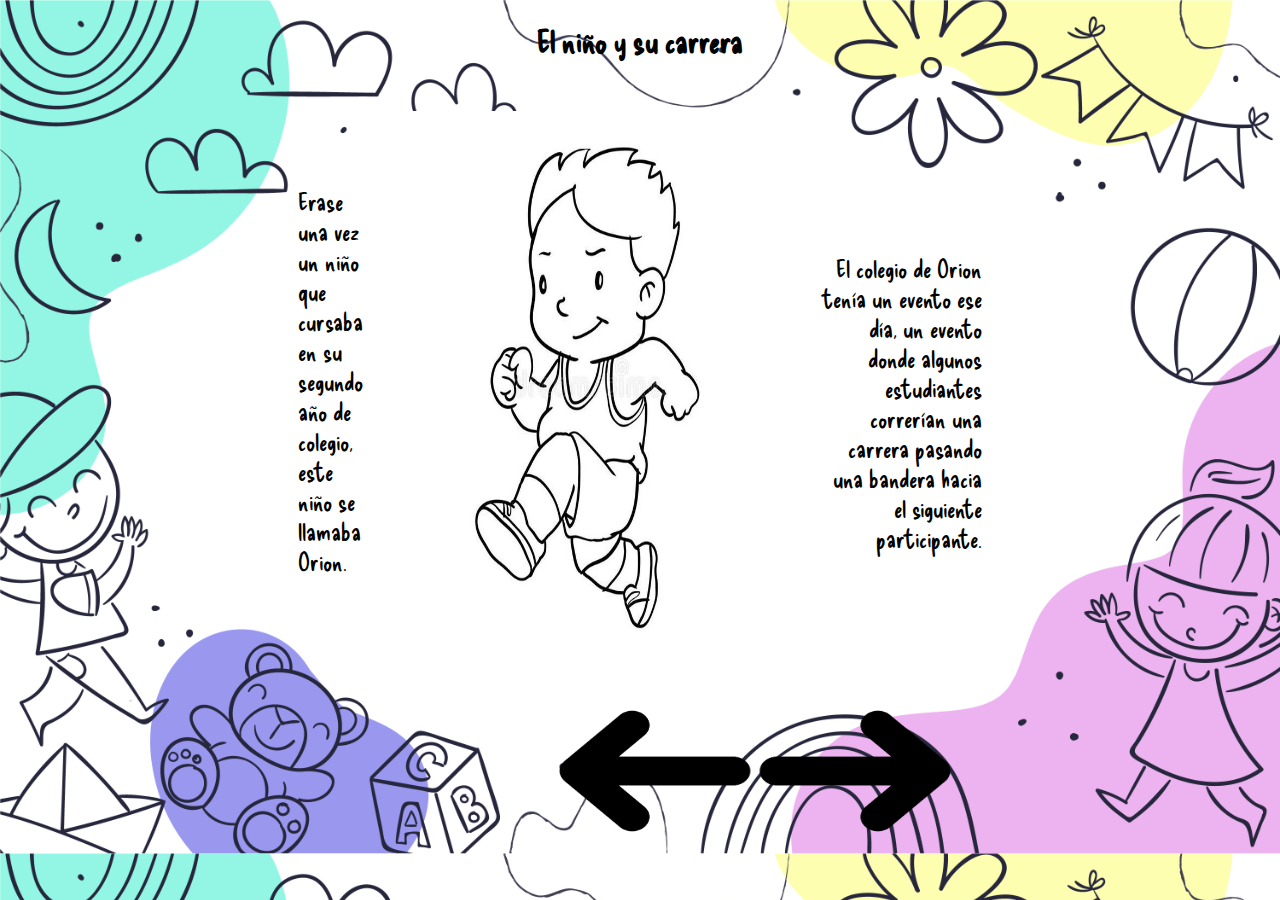
<file: index.html>
<!DOCTYPE html>
<html lang="en">
<head>
    <meta charset="UTF-8">
    <meta name="viewport" content="width=device-width, initial-scale=1.0">
    <link rel="stylesheet" href="estilos/styles_1.css">
    <title>Cuentos</title>
</head>
<body>

    <main>
        <h1>El niño y su carrera</h1>
        <div class="contenedor">
            <div class="parrafo1">
                <p> Erase una vez un niño que cursaba en su segundo año de colegio, este niño se llamaba Orion.</p>
            </div>
            <div class="imagen">

                <img src="estilos/imgs/1.jpg" alt="">

            </div>
            <div class="parrafo2">
                <p> El colegio de Orion tenía un evento ese día, un evento donde algunos estudiantes correrían una carrera pasando una bandera hacia el siguiente participante. </p>
            </div>

        </div>

        <div class="flechas">
            <div class="flecha_Izq"><a href="index.html"> <img src="estilos/imgs/flechita_anterior_pag.png" alt="ish"></a></div>
            <div class="espaciador"></div>
            <div class="flecha_Der"><a href="pagina2.html"> <img src="estilos/imgs/flechita_next_pag.png" alt="uy perro"></a></div>
        </div>
        

        




    </main>

    <!-- Maybe un footer -->
    
</body>
</html>
</file>
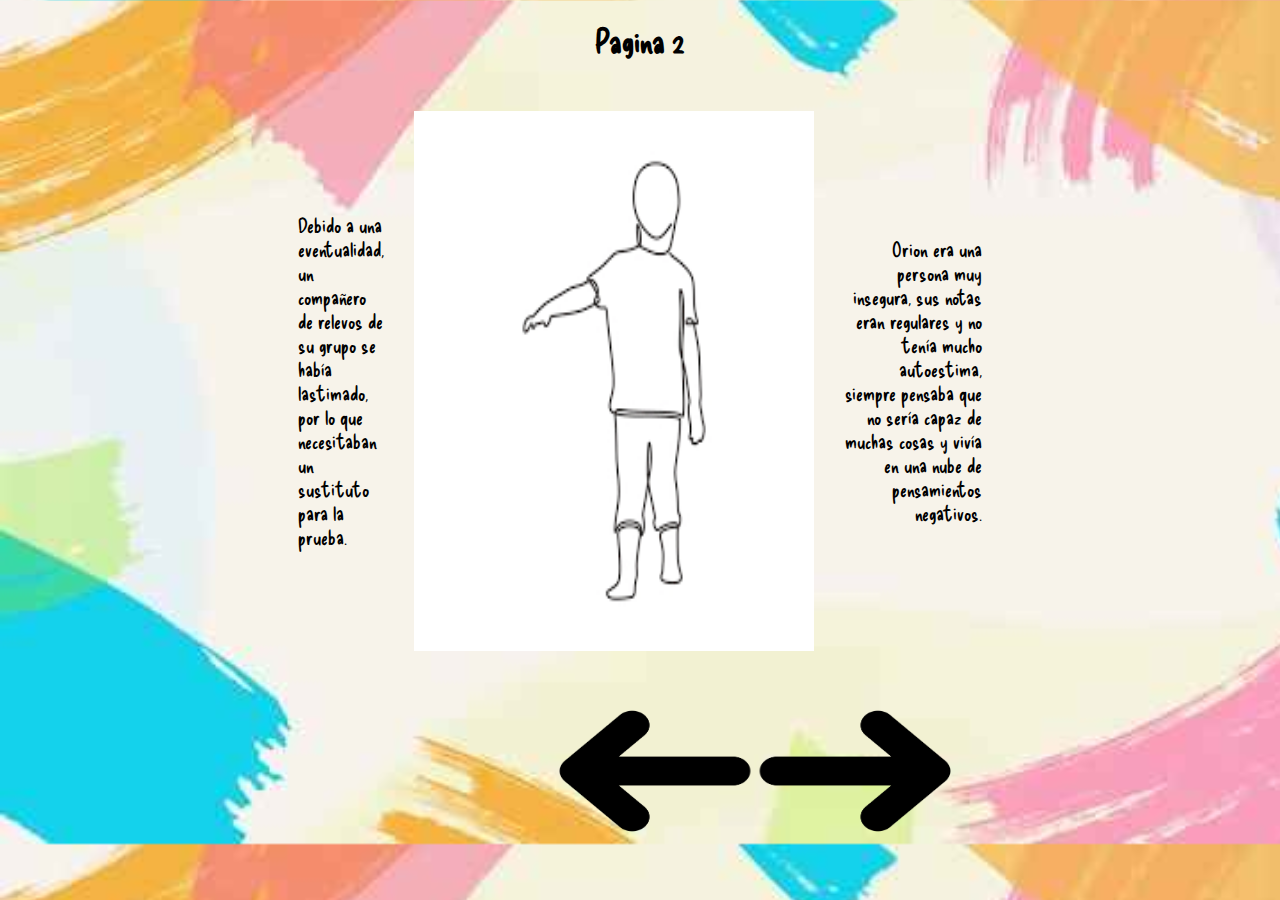
<file: pagina2.html>
<!DOCTYPE html>
<html lang="en">
<head>
    <meta charset="UTF-8">
    <meta name="viewport" content="width=device-width, initial-scale=1.0">
    <link rel="stylesheet" href="estilos/styles_3.css">
    <title>Cuentos</title>
</head>
<body>

    <main>
        <h1>Pagina 2</h1>
        <div class="contenedor">
            <div class="parrafo1">
                <p> Debido a una eventualidad, un compañero de relevos de su grupo se había lastimado, por lo que necesitaban un sustituto para la prueba.</p>
            </div>
            <div class="imagen">

                <img src="estilos/imgs/2.png" alt="">

            </div>
            <div class="parrafo2">
                <p> Orion era una persona muy insegura, sus notas eran regulares y no tenía mucho autoestima, siempre pensaba que no sería capaz de muchas cosas y vivía en una nube de pensamientos negativos.</p>
            </div>

        </div>

        <div class="flechas">
            <div class="flecha_Izq"><a href="index.html"> <img src="estilos/imgs/flechita_anterior_pag.png" alt="ish"></a></div>
            <div class="espaciador"></div>
            <div class="flecha_Der"><a href="pagina3.html"> <img src="estilos/imgs/flechita_next_pag.png" alt="uy perro"></a></div>
        </div>
        

        




    </main>

    <!-- Maybe un footer -->
    
</body>
</html>
</file>
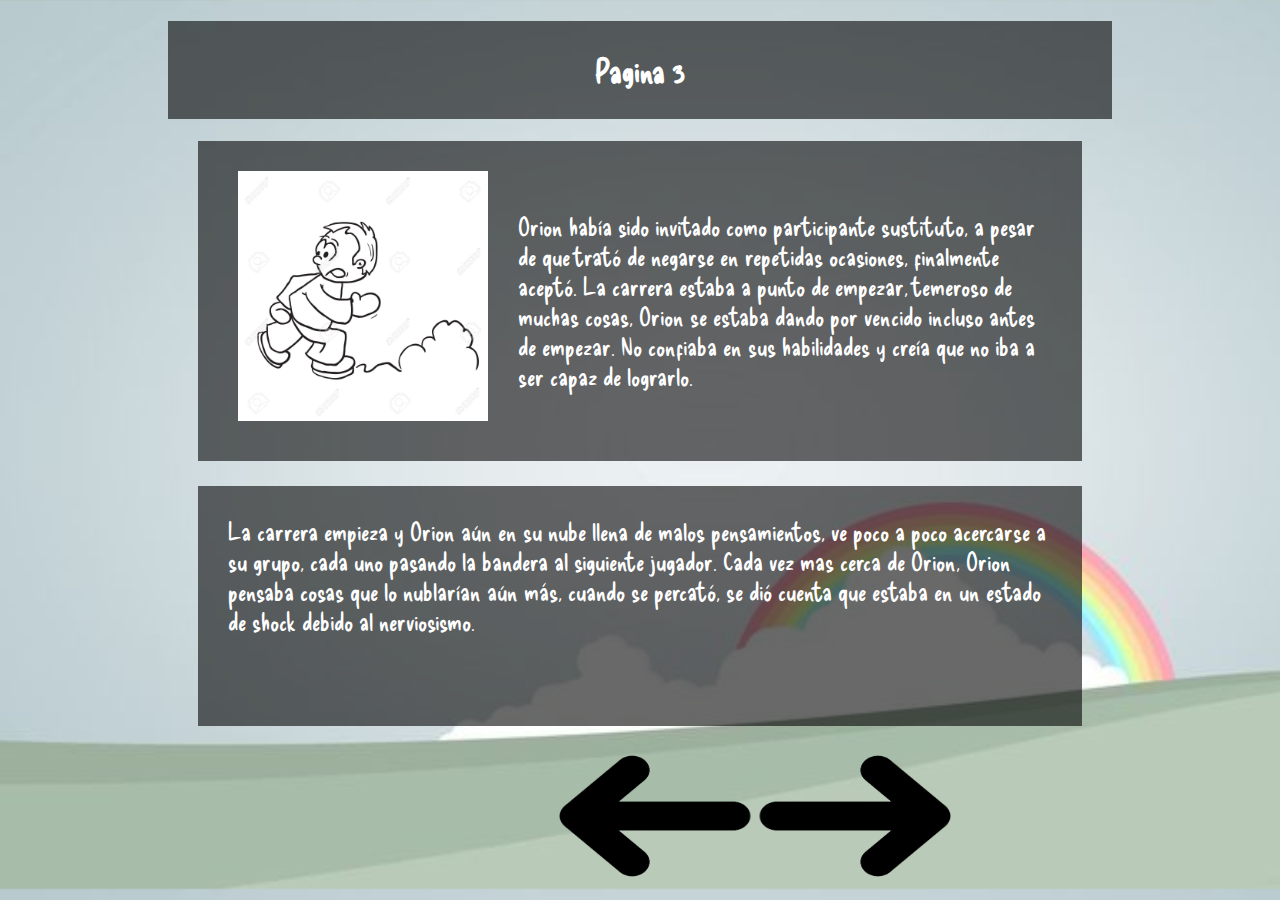
<file: pagina3.html>
<!DOCTYPE html>
<html lang="en">
<head>
    <meta charset="UTF-8">
    <meta name="viewport" content="width=device-width, initial-scale=1.0">
    <link rel="stylesheet" href="estilos/styles_2.css">
    <title>Variacion</title>
</head>
<body>
    <main>
        <h1>Pagina 3</h1>
        <div class="contenedor">
            <img src="estilos/imgs/3.jpg" alt="">
            <div class="texto">
                <p> Orion había sido invitado como participante sustituto, a pesar de que trató de negarse en repetidas ocasiones, finalmente aceptó. La carrera estaba a punto de empezar, temeroso de muchas cosas, Orion se estaba dando por vencido incluso antes de empezar. No confiaba en sus habilidades y creía que no iba a ser capaz de lograrlo. </p>
            </div>
        </div>
        <div class="texto2">
            <p> La carrera empieza y Orion aún en su nube llena de malos pensamientos, ve poco a poco acercarse a su grupo, cada uno pasando la bandera al siguiente jugador. Cada vez mas cerca de Orion, Orion pensaba cosas que lo nublarían aún más, cuando se percató, se dió cuenta que estaba en un estado de shock debido al nerviosismo. </p>

        </div>

        <div class="flechas">
            <div class="flecha_Izq"><a href="pagina2.html"> <img src="estilos/imgs/flechita_anterior_pag.png" alt="ish"></a></div>
            <div class="espaciador"></div>
            <div class="flecha_Der"><a href="pagina4.html"> <img src="estilos/imgs/flechita_next_pag.png" alt="uy perro"></a></div>
        </div>




    </main>
    
</body>
</html>
</file>
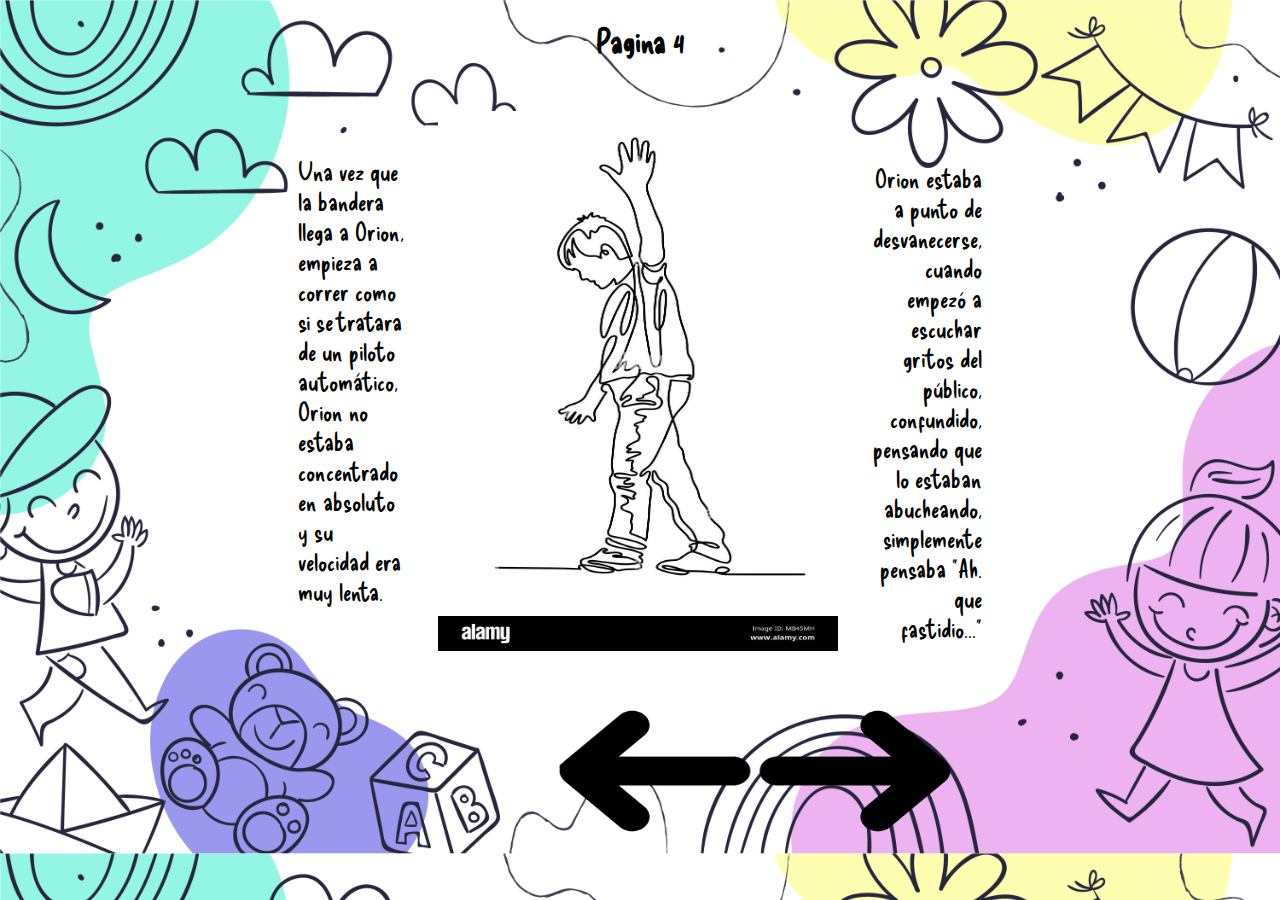
<file: pagina4.html>
<!DOCTYPE html>
<html lang="en">
<head>
    <meta charset="UTF-8">
    <meta name="viewport" content="width=device-width, initial-scale=1.0">
    <link rel="stylesheet" href="estilos/styles_1.css">
    <title>Cuentos</title>
</head>
<body>

    <main>
        <h1>Pagina 4</h1>
        <div class="contenedor">
            <div class="parrafo1">
                <p> Una vez que la bandera llega a Orion, empieza a correr como si se tratara de un piloto automático, Orion no estaba concentrado en absoluto y su velocidad era muy lenta.</p>
            </div>
            <div class="imagen">

                <img src="estilos/imgs/4.jpg" alt="">

            </div>
            <div class="parrafo2">
                <p> Orion estaba a punto de desvanecerse, cuando empezó a escuchar gritos del público, confundido, pensando que lo estaban abucheando, simplemente pensaba "Ah. que fastidio..." </p>
            </div>

        </div>

        <div class="flechas">
            <div class="flecha_Izq"><a href="pagina3.html"> <img src="estilos/imgs/flechita_anterior_pag.png" alt="ish"></a></div>
            <div class="espaciador"></div>
            <div class="flecha_Der"><a href="pagina5.html"> <img src="estilos/imgs/flechita_next_pag.png" alt="uy perro"></a></div>
        </div>
        

        




    </main>

    <!-- Maybe un footer -->
    
</body>
</html>
</file>
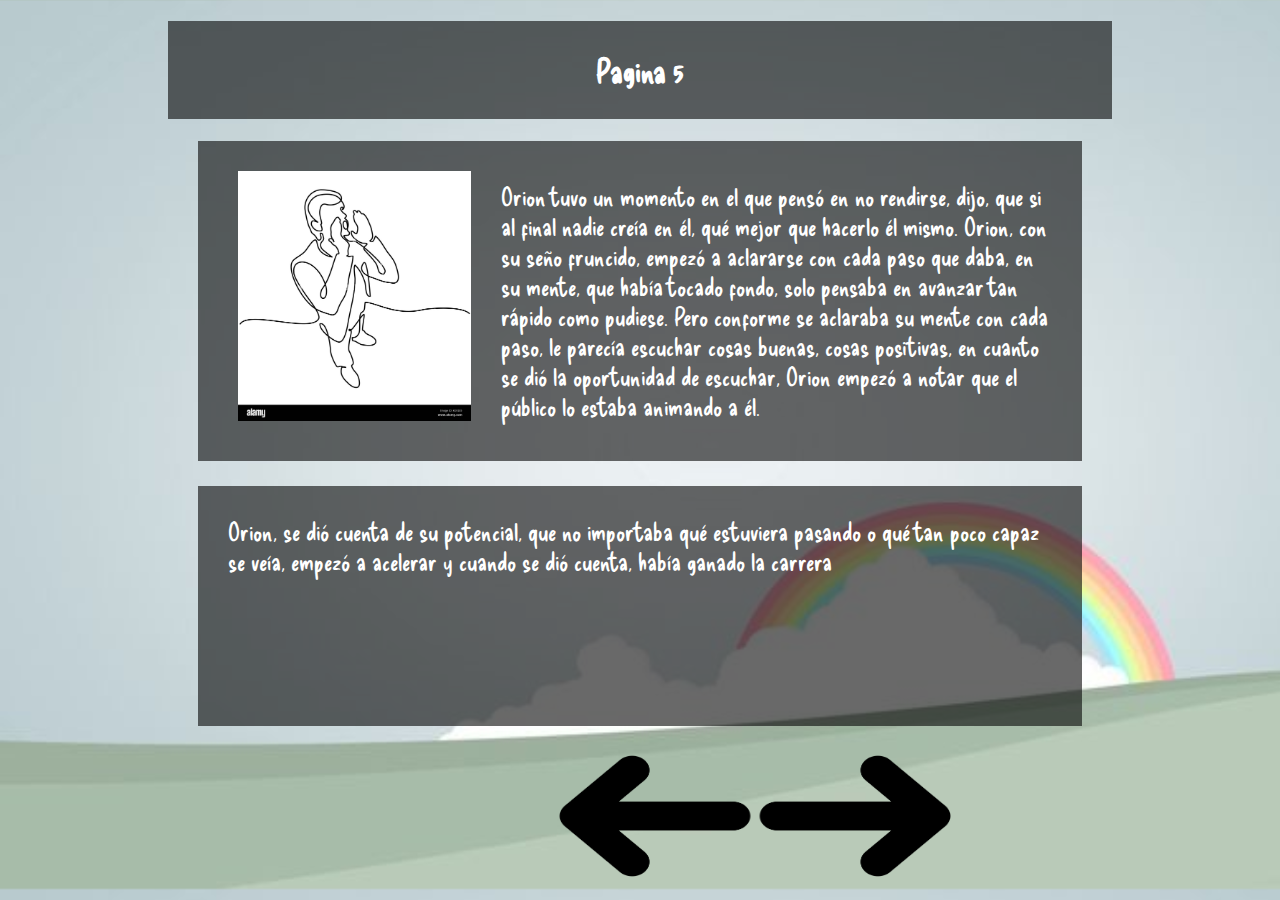
<file: pagina5.html>
<!DOCTYPE html>
<html lang="en">
<head>
    <meta charset="UTF-8">
    <meta name="viewport" content="width=device-width, initial-scale=1.0">
    <link rel="stylesheet" href="estilos/styles_2.css">
    <title>Variacion</title>
</head>
<body>
    <main>
        <h1>Pagina 5</h1>
        <div class="contenedor">
            <img src="estilos/imgs/5.jpg" alt="">
            <div class="texto">
                <p> Orion tuvo un momento en el que pensó en no rendirse, dijo, que si al final nadie creía en él, qué mejor que hacerlo él mismo. Orion, con su seño fruncido, empezó a aclararse con cada paso que daba, en su mente, que había tocado fondo, solo pensaba en avanzar tan rápido como pudiese. Pero conforme se aclaraba su mente con cada paso, le parecía escuchar cosas buenas, cosas positivas, en cuanto se dió la oportunidad de escuchar, Orion empezó a notar que el público lo estaba animando a él. </p>
            </div>
        </div>
        <div class="texto2">
            <p> Orion, se dió cuenta de su potencial, que no importaba qué estuviera pasando o qué tan poco capaz se veía, empezó a acelerar y cuando se dió cuenta, había ganado la carrera </p>

        </div>

        <div class="flechas">
            <div class="flecha_Izq"><a href="pagina4.html"> <img src="estilos/imgs/flechita_anterior_pag.png" alt="ish"></a></div>
            <div class="espaciador"></div>
            <div class="flecha_Der"><a href="pagina6.html"> <img src="estilos/imgs/flechita_next_pag.png" alt="uy perro"></a></div>
        </div>




    </main>
    
</body>
</html>
</file>
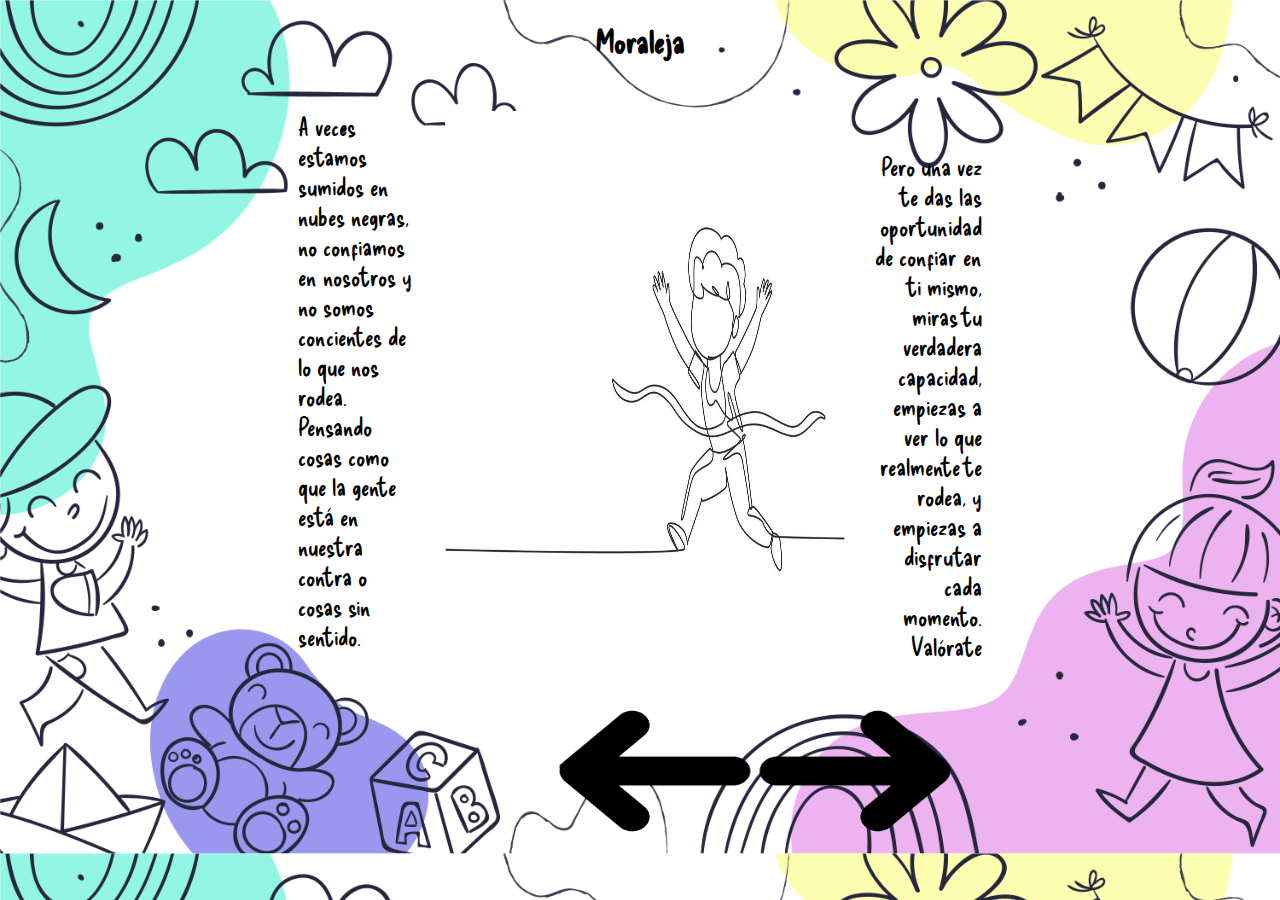
<file: pagina6.html>
<!DOCTYPE html>
<html lang="en">
<head>
    <meta charset="UTF-8">
    <meta name="viewport" content="width=device-width, initial-scale=1.0">
    <link rel="stylesheet" href="estilos/styles_1.css">
    <title>Cuentos</title>
</head>
<body>

    <main>
        <h1>Moraleja</h1>
        <div class="contenedor">
            <div class="parrafo1">
                <p> A veces estamos sumidos en nubes negras, no confiamos en nosotros y no somos concientes de lo que nos rodea. Pensando cosas como que la gente está en nuestra contra o cosas sin sentido.</p>
            </div>
            <div class="imagen">

                <img src="estilos/imgs/6.jpg" alt="">

            </div>
            <div class="parrafo2">
                <p> Pero una vez te das las oportunidad de confiar en ti mismo, miras tu verdadera capacidad, empiezas a ver lo que realmente te rodea, y empiezas a disfrutar cada momento. Valórate</p>
            </div>

        </div>

        <div class="flechas">
            <div class="flecha_Izq"><a href="pagina5.html"> <img src="estilos/imgs/flechita_anterior_pag.png" alt="ish"></a></div>
            <div class="espaciador"></div>
            <div class="flecha_Der"><a href="pagina6.html"> <img src="estilos/imgs/flechita_next_pag.png" alt="uy perro"></a></div>
        </div>
        

        




    </main>

    <!-- Maybe un footer -->
    
</body>
</html>
</file>
<file: estilos/styles_1.css>
body {
    background-image: url(imgs/6757291.jpg);
    background-size: cover;
}

.contenedor {
    height: 600px;
    width: 70%;

    background-color: transparent;

    display: flex;
    margin-left: auto;
    margin-right: auto;
    
}

main h1 {
    text-align: center;
    font-family: 'HandDraw';
}

@font-face {
    font-family: 'HandDraw';
    src: url(fonts/Delicious_Handrawn/DeliciousHandrawn-Regular.ttf);
}



.imagen {
    height: 100%;
    width: 800px;
    margin-top: auto;
    margin-bottom: auto;

    padding-left: 30px;
    padding-right: 30px;
}

.imagen img {
    height: 90%;
    width: 400px;
    margin-top: 30px;
}


.parrafo1 p {
    text-align: left; 
    float: left;
    font-size: 20px;
    margin-left: 100px;
    font-family: 'HandDraw';
    font-size: 25px;
}

.parrafo2 p {
    text-align: right; 
    float: right;
    font-size: 25px;
    margin-right: 100px;
    margin-top: 70px;
    font-family: 'HandDraw';
}

.parrafo1 {
    margin-top: auto;
    margin-bottom: auto;
    max-width: 450px;

}

.parrafo2 {
    margin-top: auto;
    margin-bottom: auto;
    max-width: 450px;


}

.flechas {
    display: flex;
    height: 130px;
    width: 50%;
    margin-left: auto;
    margin-right: auto;
    background-color: transparent;
    padding-top: 25px;

}

.flechas .flecha_Izq img {
    height: 100%;
    width: 200px;
    margin-left: 230px;
}

.flechas .flecha_Der img {
    height: 100%;
    width: 200px;
    
}

.flechas .espaciador {
    height: 100%;
    width: 50px;
}

                        /*Media Querry*/

@media screen and (min-width: 500px) and (max-width: 1000px) {
    body {
        background-size: cover;
    }

    .contenedor {
        background-color: transparent;
        display: block;
        height: 600px;
    }

    .parrafo1 {
        height: 100px;
        margin-left: auto;
        margin-right: auto;
    }

    .parrafo1 p {
        text-align: center;
        margin-left: 10px;
    }

    
    .imagen {
        height: 300px;
        margin-left: auto;
        margin-right: auto;
        padding: 0px;
        width: 100%;
    }

    .imagen img {
        margin-left: auto;
        margin-right: auto;
        margin-top: 0px;
        width: 100%;
    }


    .parrafo2 {
        height: 100px;
        margin-left: auto;
        margin-right: auto;
    }

    .parrafo2 p {
        text-align: center;
        margin-right: 10px;
    }

    .flechas {
        width: 50%;
        margin: 0px;
        padding: 0px;
        margin-left: auto;
        margin-right: auto;
    }

    .flechas .flecha_Izq img {
        margin-left: 0px;       
    }

    .flechas .flecha_Der {
        margin-right: 500px;       
    }
    
}
</file>
<file: estilos/styles_3.css>
body {
    background-image: url(imgs/background.jpg);
    background-size: cover;
}

@font-face {
    font-family: 'HandDraw';
    src: url(fonts/Delicious_Handrawn/DeliciousHandrawn-Regular.ttf);
}

.contenedor {
    height: 600px;
    width: 70%;

    background-color: transparent;

    display: flex;
    margin-left: auto;
    margin-right: auto;
    
}

main h1 {
    text-align: center;
    font-family: 'HandDraw';

}


.imagen {
    height: 100%;
    width: 800px;
    margin-top: auto;
    margin-bottom: auto;

    padding-left: 30px;
    padding-right: 30px;
}

.imagen img {
    height: 90%;
    width: 400px;
    margin-top: 30px;
}


.parrafo1 p {
    text-align: left; 
    float: left;
    font-size: 20px;
    margin-left: 100px;
}

.parrafo2 p {
    text-align: right; 
    float: right;
    font-size: 20px;
    margin-right: 100px;
    font-family: 'HandDraw';

}

.parrafo1 {
    margin-top: auto;
    margin-bottom: auto;
    max-width: 450px;
    font-family: 'HandDraw';


}

.parrafo2 {
    margin-top: auto;
    margin-bottom: auto;
    max-width: 450px;


}

.flechas {
    display: flex;
    height: 130px;
    width: 50%;
    margin-left: auto;
    margin-right: auto;
    background-color: transparent;
    padding-top: 25px;

}

.flechas .flecha_Izq img {
    height: 100%;
    width: 200px;
    margin-left: 230px;
}

.flechas .flecha_Der img {
    height: 100%;
    width: 200px;
    
}

.flechas .espaciador {
    height: 100%;
    width: 50px;
}

                        /*Media Querry*/

@media screen and (min-width: 500px) and (max-width: 1000px) {
    .contenedor {
        background-color: transparent;
        display: block;
        height: 600px;
    }

    .parrafo1 {
        height: 100px;
        margin-left: auto;
        margin-right: auto;
    }

    .parrafo1 p {
        text-align: center;
        margin-left: 10px;
    }

    
    .imagen {
        height: 300px;
        margin-left: auto;
        margin-right: auto;
        padding: 0px;
        width: 100%;
    }

    .imagen img {
        margin-left: auto;
        margin-right: auto;
        margin-top: 0px;
        width: 100%;
    }


    .parrafo2 {
        height: 100px;
        margin-left: auto;
        margin-right: auto;
    }

    .parrafo2 p {
        text-align: center;
        margin-right: 10px;
    }

    .flechas {
        width: 50%;
        margin: 0px;
        padding: 0px;
        margin-left: auto;
        margin-right: auto;
    }

    .flechas .flecha_Izq img {
        margin-left: 0px;       
    }

    .flechas .flecha_Der {
        margin-right: 500px;       
    }
    

    
    

    


}
</file>
<file: estilos/styles_2.css>
body {
    background-image: url(imgs/p2.jpg);
    background-size: cover;
}

@font-face {
    font-family: 'HandDraw';
    src: url(fonts/Delicious_Handrawn/DeliciousHandrawn-Regular.ttf);
}

main h1 {
    text-align: center;
    color: white;
    padding: 30px;
    background-color: rgba(3, 3, 3, 0.595);
    width: 70%;
    margin-left: auto;
    margin-right: auto;
    font-family: 'HandDraw';

    
}

.contenedor {
    width: 70%;
    height: 320px;
    display: flex;
    margin-left: auto;
    margin-right: auto;
    background-color: rgba(3, 3, 3, 0.595);
}

.contenedor img {
    width: 400px;
    height: 250px;
    padding-top: 30px;
    padding-left: 40px;
}

.texto {
    margin-top: auto;
    margin-bottom: auto;
    text-align: left;
    margin-left: 30px;
    font-size: 25px;
    padding-right: 30px;
    color: white;
    font-family: 'HandDraw';

}

.texto2 {
    width: 70%;
    height:240px;
    margin-left: auto;
    margin-right: auto;
    font-size: 25px;
    background-color: rgba(3, 3, 3, 0.595);
    color: white;
    font-family: 'HandDraw';


}

.texto2 p {
    padding-left: 30px;
    padding-right: 30px;
    padding-top: 30px;
}

.flechas {
    display: flex;
    height: 130px;
    width: 50%;
    margin-left: auto;
    margin-right: auto;
    background-color: transparent;
    padding-top: 25px;

}

.flechas .flecha_Izq img {
    height: 100%;
    width: 200px;
    margin-left: 230px;
}

.flechas .flecha_Der img {
    height: 100%;
    width: 200px;
    
}

.flechas .espaciador {
    height: 100%;
    width: 50px;
}
</file>
